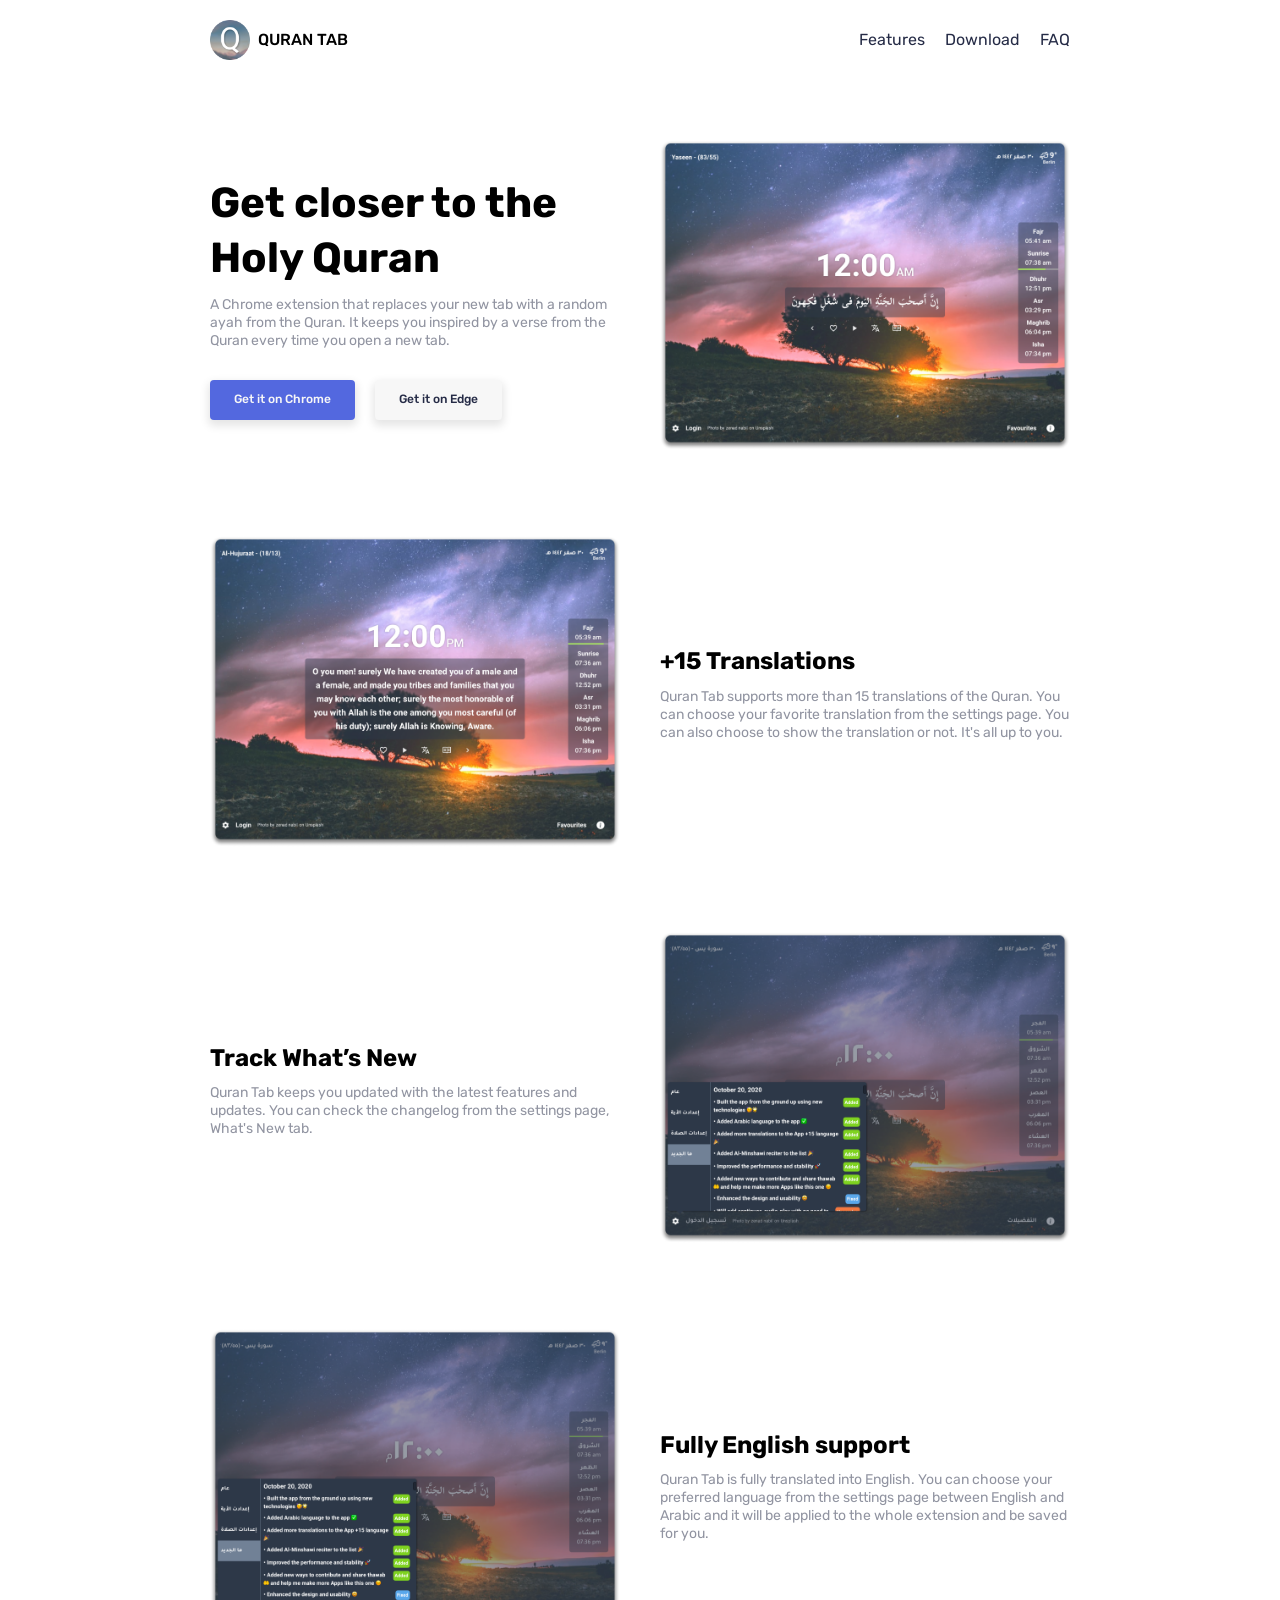
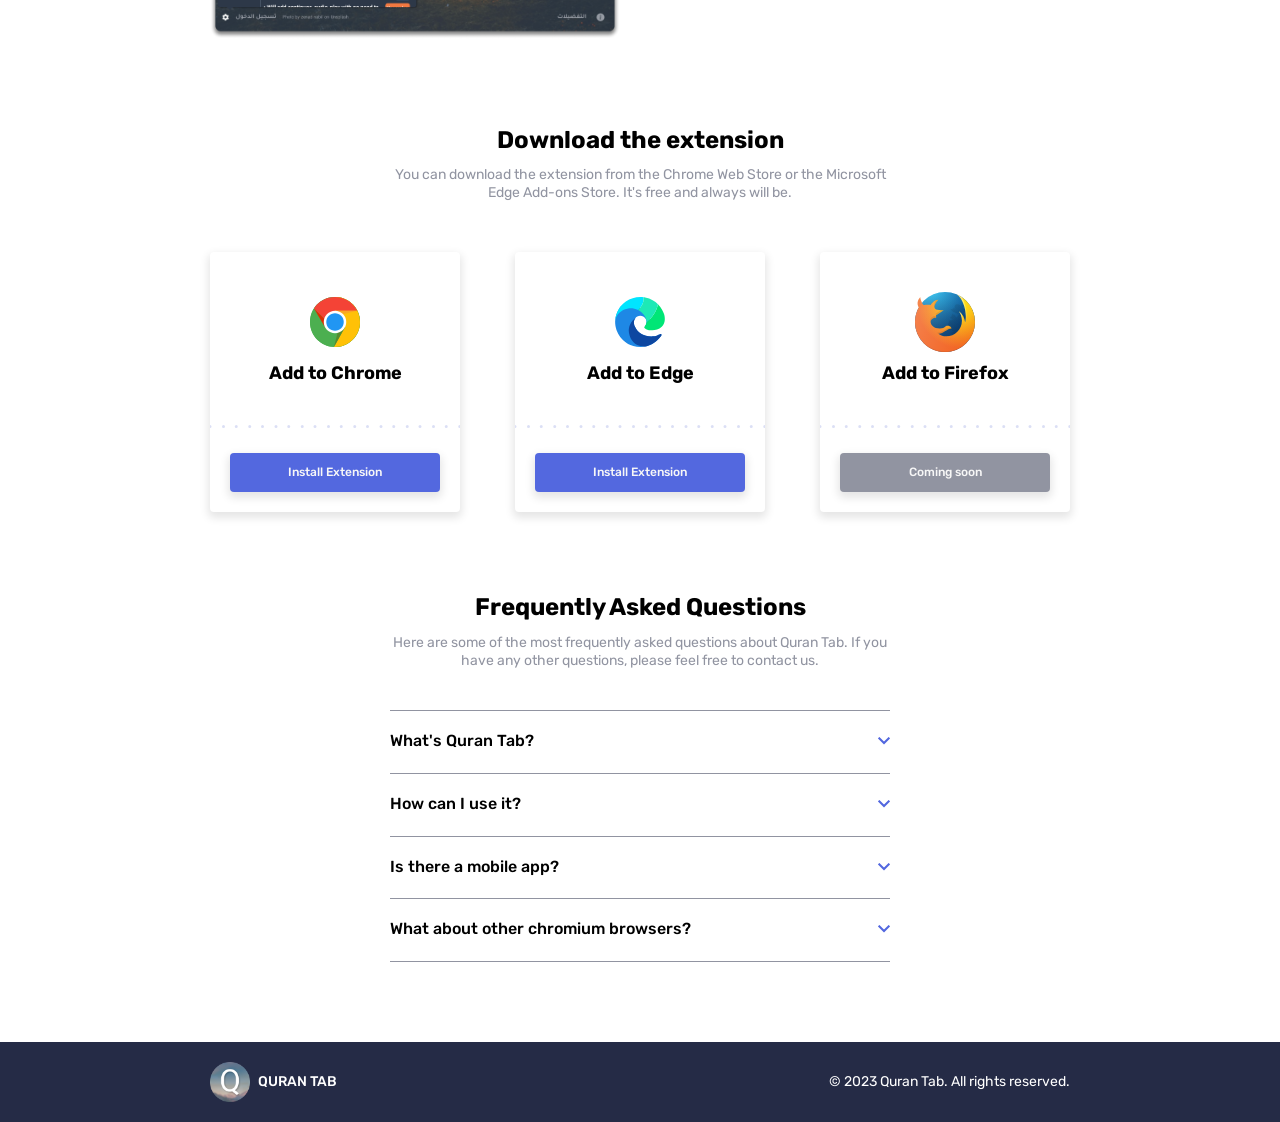
<file: index.html>
<!DOCTYPE html>
<html lang="en">
  <head>
    <meta charset="UTF-8" />
    <meta name="viewport" content="width=device-width, initial-scale=1.0" />
    <link rel="icon" type="image/x-icon" href="./images/favicon.ico" />
    <link rel="preconnect" href="https://fonts.googleapis.com" />
    <link rel="preconnect" href="https://fonts.gstatic.com" crossorigin />
    <link
      rel="stylesheet"
      href="https://fonts.googleapis.com/css2?family=Rubik:wght@400;500&display=swap"
    />
    <link rel="stylesheet" href="./styles/style.css" />
    <title>Quran Tab landing page</title>
  </head>
  <body>
    <div class="container">
      <header class="header">
        <div class="logoContent">
          <img
            class="logoContent__logo"
            src="./images/logo.png"
            alt="Quran Tabs's Logo"
          />
          Quran Tab
        </div>
        <div class="links">
          <a class="links__link" href="#features">Features</a>
          <a class="links__link" href="#download">Download</a>
          <a class="links__link" href="#faq">FAQ</a>
        </div>
      </header>

      <section class="section">
        <div class="section__content">
          <h1 class="section__title">Get closer to the Holy Quran</h1>
          <p class="section__description">
            A Chrome extension that replaces your new tab with a random ayah
            from the Quran. It keeps you inspired by a verse from the Quran
            every time you open a new tab.
          </p>
          <div class="section__buttons">
            <a
              class="section__button button"
              target="_blank"
              href="https://bit.ly/qt-chrome"
              >Get it on Chrome</a
            >
            <a
              class="section__button button button-secondary"
              target="_blank"
              href="https://bit.ly/qt-edge"
            >
              Get it on Edge
            </a>
          </div>
        </div>
        <div class="section__imageContent">
          <img
            class="section__image"
            src="./images/screen-1.png"
            alt="Quran Tab's Hero Image"
          />
        </div>
      </section>

      <section class="section" id="features">
        <div class="section__imageContent">
          <img
            class="section__image"
            src="./images/screen-2.png"
            alt="Quran Tab's Hero Image"
          />
        </div>
        <div class="section__content">
          <h2 class="section__title">+15 Translations</h2>
          <p class="section__description">
            Quran Tab supports more than 15 translations of the Quran. You can
            choose your favorite translation from the settings page. You can
            also choose to show the translation or not. It's all up to you.
          </p>
        </div>
      </section>

      <section class="section">
        <div class="section__content">
          <h2 class="section__title">Track What’s New</h2>
          <p class="section__description">
            Quran Tab keeps you updated with the latest features and updates.
            You can check the changelog from the settings page, What's New tab.
          </p>
        </div>
        <div class="section__imageContent">
          <img
            class="section__image"
            src="./images/screen-3.png"
            alt="Quran Tab's Hero Image"
          />
        </div>
      </section>

      <section class="section">
        <div class="section__imageContent">
          <img
            class="section__image"
            src="./images/screen-3.png"
            alt="Quran Tab's Hero Image"
          />
        </div>
        <div class="section__content">
          <h2 class="section__title">Fully English support</h2>
          <p class="section__description">
            Quran Tab is fully translated into English. You can choose your
            preferred language from the settings page between English and Arabic
            and it will be applied to the whole extension and be saved for you.
          </p>
        </div>
      </section>

      <section class="section section--one-column" id="download">
        <h2 class="section__title">Download the extension</h2>
        <p class="section__description">
          You can download the extension from the Chrome Web Store or the
          Microsoft Edge Add-ons Store. It's free and always will be.
        </p>
        <div class="cards">
          <div class="card">
            <img
              class="card__image"
              src="./images/chrome.svg"
              alt="chrome browser's icon"
            />
            <h2 class="card__title">Add to Chrome</h2>
            <a
              class="section__button button card__button"
              href="https://bit.ly/qt-chrome"
              >Install Extension</a
            >
          </div>
          <div class="card">
            <img
              class="card__image"
              src="./images/microsoft-edge.svg"
              alt="microsoft edge's icon"
            />
            <h2 class="card__title">Add to Edge</h2>
            <a
              class="section__button button card__button"
              href="https://bit.ly/qt-edge"
              >Install Extension</a
            >
          </div>
          <div class="card">
            <img
              class="card__image"
              src="./images/firefox.svg"
              alt="firefox's icon"
            />
            <h2 class="card__title">Add to Firefox</h2>
            <a class="section__button button card__button button--disabled"
              >Coming soon</a
            >
          </div>
        </div>
      </section>

      <section class="section section--one-column" id="faq">
        <h2 class="section__title">Frequently Asked Questions</h2>
        <p class="section__description">
          Here are some of the most frequently asked questions about Quran Tab.
          If you have any other questions, please feel free to contact us.
        </p>
        <ul class="faq">
          <li class="faq__row">
            <input type="checkbox" id="faq1" class="faq__input" />
            <!-- <input type="radio" name="faqGroup" id="faq1" class="faq__input" /> -->
            <label for="faq1" class="faq__question">What's Quran Tab?</label>
            <img
              class="faq__arrow"
              src="./images/icon-arrow.svg"
              alt="arrow icon"
            />
            <p class="faq__answer">
              Quran Tab is a Chrome extension that replaces your new tab with a
              random ayah from the Quran. It keeps you inspired by a verse from
              the Quran every time you open a new tab.
            </p>
          </li>
          <li class="faq__row">
            <input type="checkbox" id="faq2" class="faq__input" />
            <!-- <input type="radio" name="faqGroup" id="faq2" class="faq__input" /> -->
            <label for="faq2" class="faq__question">How can I use it?</label>
            <img
              class="faq__arrow"
              src="./images/icon-arrow.svg"
              alt="arrow icon"
            />
            <p class="faq__answer">
              You can download the extension from the Chrome Web Store or the
              Microsoft Edge Add-ons Store and it will be added to your browser
              and replace your new tab with a random ayah from the Quran.
            </p>
          </li>
          <li class="faq__row">
            <input type="checkbox" id="faq3" class="faq__input" />
            <!-- <input type="radio" name="faqGroup" id="faq3" class="faq__input" /> -->
            <label for="faq3" class="faq__question"
              >Is there a mobile app?</label
            >
            <img
              class="faq__arrow"
              src="./images/icon-arrow.svg"
              alt="arrow icon"
            />
            <p class="faq__answer">
              No, Quran Tab is only available as a browser extension for now.
            </p>
          </li>
          <li class="faq__row">
            <input type="checkbox" id="faq4" class="faq__input" />
            <!-- <input type="radio" name="faqGroup" id="faq4" class="faq__input" /> -->
            <label for="faq4" class="faq__question"
              >What about other chromium browsers?</label
            >
            <img
              class="faq__arrow"
              src="./images/icon-arrow.svg"
              alt="arrow icon"
            />
            <p class="faq__answer">
              It's available for all chromium browsers that supports replacing
              the new tab page like Brave, Vivaldi, and more.
            </p>
          </li>
        </ul>
      </section>

      <footer class="footer">
        <div class="footer__left">
          <div class="logoContent">
            <img
              class="logoContent__logo"
              src="./images/logo.png"
              alt="Quran Tabs's Logo"
            />
            Quran Tab
          </div>
        </div>
        <div class="footer__right">
          <p class="footer__copy">© 2023 Quran Tab. All rights reserved.</p>
        </div>
      </footer>
    </div>
  </body>
</html>
</file>
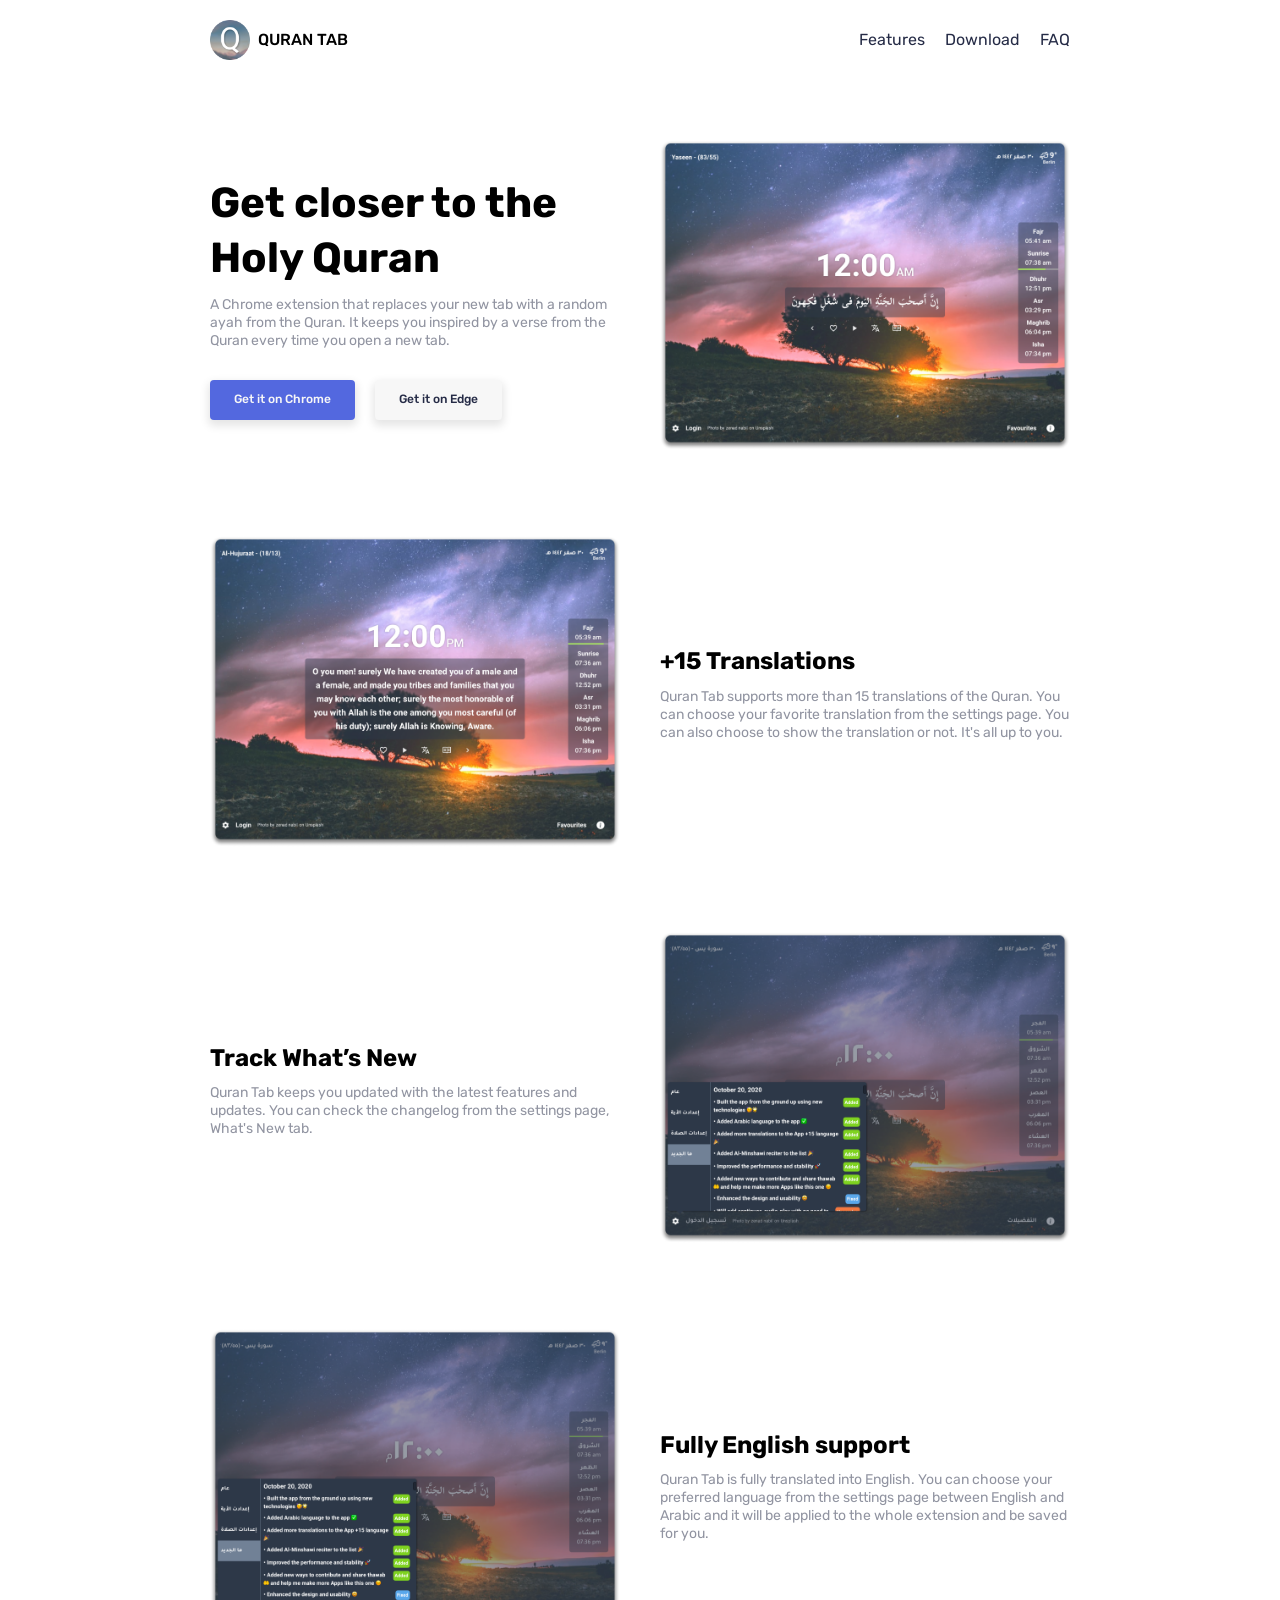
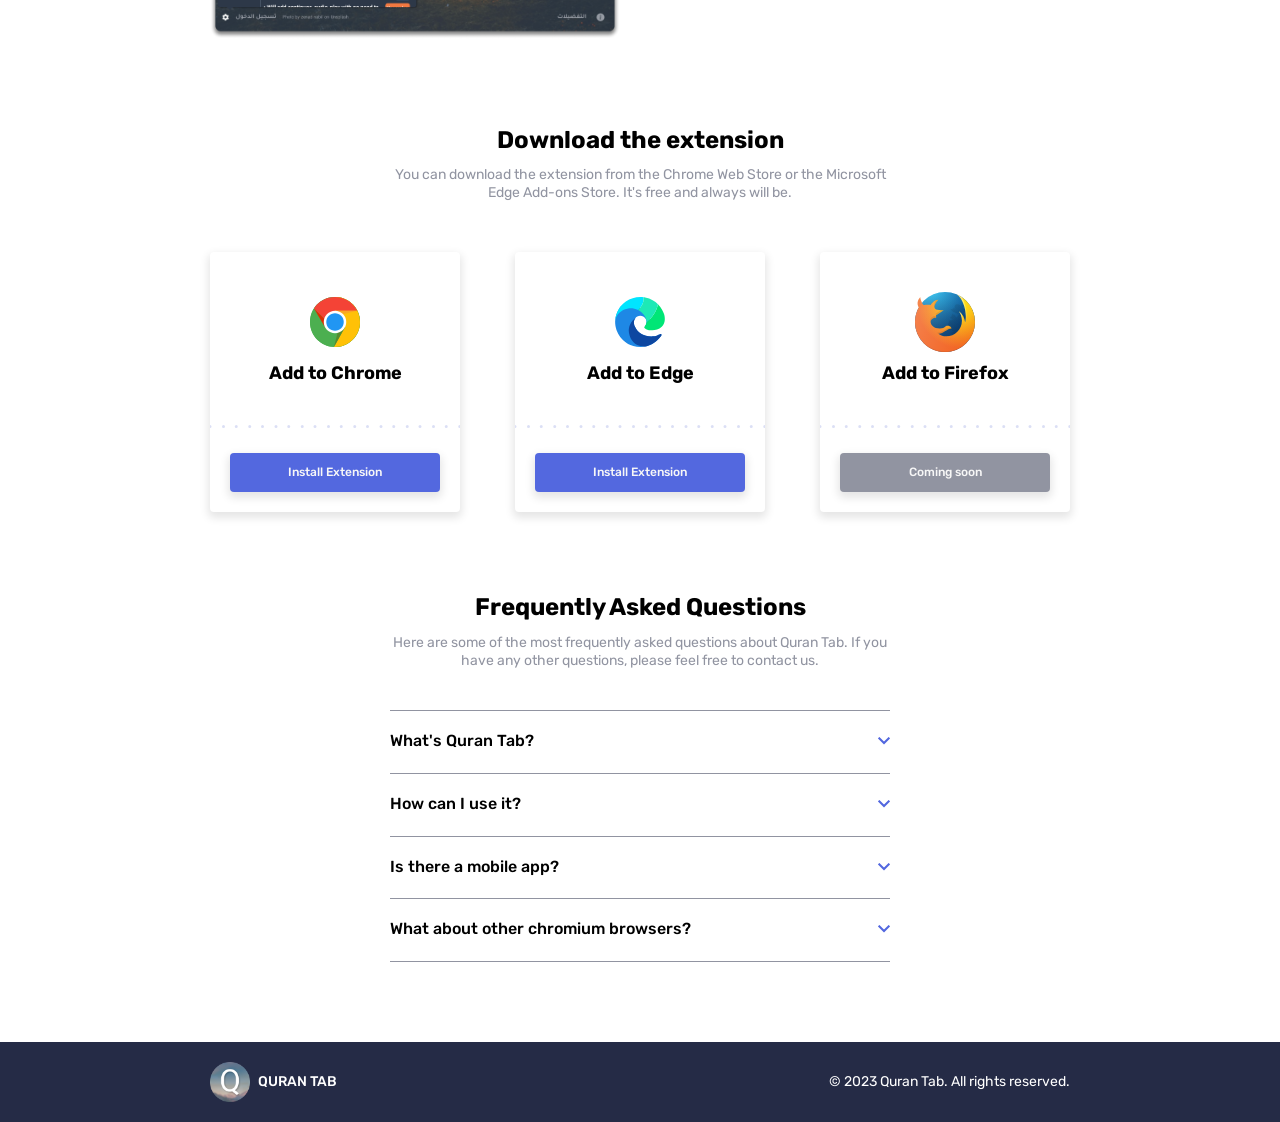
<file: starter/index.html>
<!DOCTYPE html>
<html lang="en">
  <head>
    <meta charset="UTF-8" />
    <meta name="viewport" content="width=device-width, initial-scale=1.0" />
    <link rel="icon" type="image/x-icon" href="./images/favicon.ico" />
    <link rel="preconnect" href="https://fonts.googleapis.com" />
    <link rel="preconnect" href="https://fonts.gstatic.com" crossorigin />
    <link href="https://fonts.googleapis.com/css2?family=Rubik:wght@400;500&display=swap" rel="stylesheet" />
    <link rel="stylesheet" href="./styles/style.css" />
    <title>Quran Tab landing page</title>
  </head>
  <body>
    <div class="container">
      <header class="header">
        <div class="logoContent">
          <img class="logoContent__logo" src="./images/logo.png" alt="Quran Tabs's Logo" />
          Quran Tab
        </div>
        <div class="links">
          <a class="links__link" href="#features">Features</a>
          <a class="links__link" href="#download">Download</a>
          <a class="links__link" href="#faq">FAQ</a>
        </div>
      </header>

      <section class="section">
        <div class="section__content">
          <h1 class="section__title">Get closer to the Holy Quran</h1>
          <p class="section__description">
            A Chrome extension that replaces your new tab with a random ayah from the Quran. It keeps you inspired by a
            verse from the Quran every time you open a new tab.
          </p>
          <div class="section__buttons">
            <a class="section__button button" target="_blank" href="https://bit.ly/qt-chrome">Get it on Chrome</a>
            <a class="section__button button button-secondary" target="_blank" href="https://bit.ly/qt-edge">
              Get it on Edge
            </a>
          </div>
        </div>
        <div class="section__imageContent">
          <img class="section__image" src="./images/screen-1.png" alt="Quran Tab's Hero Image" />
        </div>
      </section>

      <section class="section" id="features">
        <div class="section__imageContent">
          <img class="section__image" src="./images/screen-2.png" alt="Quran Tab's Hero Image" />
        </div>
        <div class="section__content">
          <h2 class="section__title">+15 Translations</h2>
          <p class="section__description">
            Quran Tab supports more than 15 translations of the Quran. You can choose your favorite translation from the
            settings page. You can also choose to show the translation or not. It's all up to you.
          </p>
        </div>
      </section>

      <section class="section">
        <div class="section__content">
          <h2 class="section__title">Track What’s New</h2>
          <p class="section__description">
            Quran Tab keeps you updated with the latest features and updates. You can check the changelog from the
            settings page, What's New tab.
          </p>
        </div>
        <div class="section__imageContent">
          <img class="section__image" src="./images/screen-3.png" alt="Quran Tab's Hero Image" />
        </div>
      </section>

      <section class="section">
        <div class="section__imageContent">
          <img class="section__image" src="./images/screen-3.png" alt="Quran Tab's Hero Image" />
        </div>
        <div class="section__content">
          <h2 class="section__title">Fully English support</h2>
          <p class="section__description">
            Quran Tab is fully translated into English. You can choose your preferred language from the settings page
            between English and Arabic and it will be applied to the whole extension and be saved for you.
          </p>
        </div>
      </section>

      <section class="section section--one-column" id="download">
        <h2 class="section__title">Download the extension</h2>
        <p class="section__description">
          You can download the extension from the Chrome Web Store or the Microsoft Edge Add-ons Store. It's free and
          always will be.
        </p>
        <div class="cards">
          <div class="card">
            <img class="card__image" src="./images/chrome.svg" alt="chrome browser's icon" />
            <h2 class="card__title">Add to Chrome</h2>
            <a class="section__button button card__button" href="https://bit.ly/qt-chrome">Install Extension</a>
          </div>
          <div class="card">
            <img class="card__image" src="./images/microsoft-edge.svg" alt="microsoft edge's icon" />
            <h2 class="card__title">Add to Edge</h2>
            <a class="section__button button card__button" href="https://bit.ly/qt-edge">Install Extension</a>
          </div>
          <div class="card">
            <img class="card__image" src="./images/firefox.svg" alt="firefox's icon" />
            <h2 class="card__title">Add to Firefox</h2>
            <a class="section__button button card__button button--disabled">Coming soon</a>
          </div>
        </div>
      </section>

      <section class="section section--one-column" id="faq">
        <h2 class="section__title">Frequently Asked Questions</h2>
        <p class="section__description">
          Here are some of the most frequently asked questions about Quran Tab. If you have any other questions, please
          feel free to contact us.
        </p>
        <ul class="faq">
          <li class="faq__row">
            <input type="checkbox" id="faq1" class="faq__input" />
            <!-- <input type="radio" name="faqGroup" id="faq1" class="faq__input" /> -->
            <label for="faq1" class="faq__question">What's Quran Tab?</label>
            <img class="faq__arrow" src="./images/icon-arrow.svg" alt="arrow icon" />
            <p class="faq__answer">
              Quran Tab is a Chrome extension that replaces your new tab with a random ayah from the Quran. It keeps you
              inspired by a verse from the Quran every time you open a new tab.
            </p>
          </li>
          <li class="faq__row">
            <input type="checkbox" id="faq2" class="faq__input" />
            <!-- <input type="radio" name="faqGroup" id="faq2" class="faq__input" /> -->
            <label for="faq2" class="faq__question">How can I use it?</label>
            <img class="faq__arrow" src="./images/icon-arrow.svg" alt="arrow icon" />
            <p class="faq__answer">
              You can download the extension from the Chrome Web Store or the Microsoft Edge Add-ons Store and it will
              be added to your browser and replace your new tab with a random ayah from the Quran.
            </p>
          </li>
          <li class="faq__row">
            <input type="checkbox" id="faq3" class="faq__input" />
            <!-- <input type="radio" name="faqGroup" id="faq3" class="faq__input" /> -->
            <label for="faq3" class="faq__question">Is there a mobile app?</label>
            <img class="faq__arrow" src="./images/icon-arrow.svg" alt="arrow icon" />
            <p class="faq__answer">No, Quran Tab is only available as a browser extension for now.</p>
          </li>
          <li class="faq__row">
            <input type="checkbox" id="faq4" class="faq__input" />
            <!-- <input type="radio" name="faqGroup" id="faq4" class="faq__input" /> -->
            <label for="faq4" class="faq__question">What about other chromium browsers?</label>
            <img class="faq__arrow" src="./images/icon-arrow.svg" alt="arrow icon" />
            <p class="faq__answer">
              It's available for all chromium browsers that supports replacing the new tab page like Brave, Vivaldi, and
              more.
            </p>
          </li>
        </ul>
      </section>

      <footer class="footer">
        <div class="footer__left">
          <div class="logoContent">
            <img class="logoContent__logo" src="./images/logo.png" alt="Quran Tabs's Logo" />
            Quran Tab
          </div>
        </div>
        <div class="footer__right">
          <p class="footer__copy">© 2023 Quran Tab. All rights reserved.</p>
        </div>
      </footer>
    </div>
  </body>
</html>
</file>
<file: styles/style.css>
:root {
  --color-soft-blue: #5368df;
  --color-soft-red: #fa5757;
  --color-grayish-blue: #9194a1;
  --color-very-dark-blue: #252b46;
  --color-off-white: #f7f7f7;
  --color-white: #fff;
  --default-padding: 2rem;
  --default-radius: 0.4rem;
  --desktop-width: 900px;
  --tablet-width: 600px;
  --timing-animation: 0.2s;
}

/* CSS Reset */
* {
  margin: 0;
  padding: 0;
  box-sizing: border-box;
}

*,
*::before,
*::after {
  box-sizing: border-box;
}

a {
  color: inherit;
  display: inline-block;
}

button {
  background-color: transparent;
  border: none;
  cursor: pointer;
  border: 0;
}

ul,
ol {
  list-style: none;
}

html {
  font-size: 62.5%;
  scroll-behavior: smooth;
  scroll-padding-top: 4rem;
}

body {
  font-size: 1.6rem;
  font-family: "Rubik", sans-serif;
  line-height: 1.3;
}

a {
  text-decoration: none;
  color: inherit;
}

/* End CSS Reset */
.container {
  display: flex;
  flex-direction: column;
  margin: 0 auto;
  gap: calc(var(--default-padding) * 4);
  max-width: var(--desktop-width);
  padding: 0 var(--default-padding);
}
@media (max-width: 600px) {
  .container {
    gap: calc(var(--default-padding) * 2);
  }
}

.button {
  background-color: var(--color-soft-blue);
  border-radius: var(--default-radius);
  padding: 1.2rem 2.4rem;
  color: var(--color-off-white);
  font-weight: 500;
  font-size: 1.2rem;
  transition: all var(--timing-animation) ease-in-out;
  box-shadow: 0 0.4rem 0.8rem 0.2rem rgba(0, 0, 0, 0.1);
}
.button-secondary {
  flex-direction: column;
  background-color: var(--color-off-white);
  color: var(--color-very-dark-blue);
}
.button--disabled {
  background-color: var(--color-grayish-blue);
  cursor: not-allowed;
  -webkit-user-select: none;
     -moz-user-select: none;
          user-select: none;
}

.header {
  display: flex;
  align-items: center;
  justify-content: space-between;
  margin-top: var(--default-padding);
}
@media (max-width: 600px) {
  .header {
    font-size: 1.4rem;
  }
}

.logoContent {
  display: flex;
  align-items: center;
  gap: 0.8rem;
  text-transform: uppercase;
  font-weight: 500;
}
.logoContent__logo {
  width: 4rem;
  max-width: 100%;
}

.links {
  display: flex;
  align-items: center;
  gap: var(--default-padding);
}
@media (max-width: 600px) {
  .links {
    gap: calc(var(--default-padding) / 2);
  }
}
.links__link {
  color: var(--color-very-dark-blue);
  transition: color var(--timing-animation) ease-in-out;
}
.links__link:hover {
  color: var(--color-soft-red);
}

.section {
  display: flex;
  align-items: center;
  gap: calc(var(--default-padding) * 2);
}
@media (max-width: 600px) {
  .section {
    flex-direction: column;
    gap: var(--default-padding);
  }
}
.section--one-column {
  flex-direction: column;
  gap: calc(var(--default-padding) / 2);
}
.section:nth-of-type(1) .section__title {
  font-size: 4.2rem;
}
.section__content {
  display: flex;
  flex-direction: column;
  flex: 1;
  gap: calc(var(--default-padding) / 2);
}
.section__title {
  font-size: 2.4rem;
}
.section__description {
  font-size: 1.4rem;
  color: var(--color-grayish-blue);
}
.section--one-column .section__description {
  max-width: 50rem;
  text-align: center;
}
.section__buttons {
  display: flex;
  gap: var(--default-padding);
  margin-top: var(--default-padding);
}
@media (max-width: 600px) {
  .section__button:not(.card__button) {
    flex: 1;
    text-align: center;
  }
}
.section__imageContent {
  flex: 1;
}
@media (max-width: 600px) {
  .section__imageContent {
    order: -1;
  }
}
.section__image {
  width: 100%;
}

.cards {
  display: flex;
  gap: var(--default-padding);
  margin-top: calc(var(--default-padding) * 2);
  width: 100%;
  justify-content: space-between;
}
@media (max-width: 600px) {
  .cards {
    flex-wrap: wrap;
  }
}

.card {
  display: flex;
  flex-direction: column;
  align-items: center;
  background-color: var(--color-white);
  box-shadow: 0 0.4rem 0.8rem 0.2rem rgba(0, 0, 0, 0.1);
  border-radius: var(--default-radius);
  width: 25rem;
  padding: calc(var(--default-padding) * 2) var(--default-padding) var(--default-padding);
  height: 26rem;
}
@media (max-width: 600px) {
  .card {
    width: 100%;
  }
}
.card__image {
  width: 6rem;
  max-width: 100%;
  margin-bottom: calc(var(--default-padding) / 2);
}
.card__title {
  font-size: 1.8rem;
}
.card__button {
  position: relative;
  align-self: stretch;
  text-align: center;
  margin-top: auto;
}
.card__button::before {
  content: "";
  position: absolute;
  background: url("../images/bg-dots.svg") repeat-x;
  height: 0.3rem;
  background-size: contain;
  top: calc(var(--default-padding) * -1.4);
  left: calc(var(--default-padding) * -1);
  right: calc(var(--default-padding) * -1);
}

.faq {
  max-width: 50rem;
  margin-top: calc(var(--default-padding) * 1.5);
  border-top: 1px solid var(--color-grayish-blue);
  border-bottom: 1px solid var(--color-grayish-blue);
}
.faq__row {
  position: relative;
  padding: var(--default-padding) 0;
}
.faq__row:not(:last-of-type) {
  border-bottom: 1px solid var(--color-grayish-blue);
}
.faq__arrow {
  position: absolute;
  width: 1.2rem;
  max-width: 100%;
  right: 0;
  top: calc(var(--default-padding) + 0.6rem);
  transition: transform var(--timing-animation) ease-in-out;
}
.faq__input {
  display: none;
}
.faq__input:checked ~ .faq__answer {
  opacity: 1;
  max-height: 30rem;
  padding-top: var(--default-padding);
}
.faq__input:checked ~ .faq__arrow {
  transform: rotate(180deg);
}
.faq__question {
  display: block;
  font-size: 1.6rem;
  font-weight: 500;
  cursor: pointer;
}
.faq__answer {
  font-size: 1.4rem;
  font-weight: 400;
  -webkit-user-select: none;
     -moz-user-select: none;
          user-select: none;
  overflow: hidden;
  max-height: 0.1rem;
  transition: all var(--timing-animation);
  opacity: 0;
}

.footer {
  position: relative;
  display: flex;
  align-items: center;
  justify-content: center;
  color: var(--color-white);
  padding: var(--default-padding) 0;
  font-size: 1.4rem;
}
@media (max-width: 600px) {
  .footer {
    flex-direction: column;
    gap: calc(var(--default-padding) / 2);
  }
}
.footer::before {
  content: "";
  position: absolute;
  width: 100vw;
  height: 100%;
  background-color: var(--color-very-dark-blue);
  z-index: -1;
}
.footer__left {
  margin-right: auto;
}
@media (max-width: 600px) {
  .footer__left {
    margin-right: 0;
  }
}

/*# sourceMappingURL=style.css.map */
</file>
<file: starter/styles/style.css>
:root {
  --color-soft-blue: #5368df;
  --color-soft-red: #fa5757;
  --color-grayish-blue: #9194a1;
  --color-very-dark-blue: #252b46;
  --color-off-white: #f7f7f7;
  --color-white: #fff;
  --default-padding: 2rem;
  --default-radius: 0.4rem;
  --desktop-width: 900px;
  --tablet-width: 600px;
  --timing-animation: 0.2s;
}

/* CSS Reset */
* {
  margin: 0;
  padding: 0;
  box-sizing: border-box;
}

*,
*::before,
*::after {
  box-sizing: border-box;
}

a {
  color: inherit;
  display: inline-block;
}

button {
  background-color: transparent;
  border: none;
  cursor: pointer;
  border: 0;
}

ul,
ol {
  list-style: none;
}

html {
  font-size: 62.5%;
  scroll-behavior: smooth;
  scroll-padding-top: 4rem;
}

body {
  font-size: 1.6rem;
  font-family: "Rubik", sans-serif;
  line-height: 1.3;
}

a {
  text-decoration: none;
  color: inherit;
}

/* End CSS Reset */
.container {
  display: flex;
  flex-direction: column;
  margin: 0 auto;
  gap: calc(var(--default-padding) * 4);
  max-width: var(--desktop-width);
  padding: 0 var(--default-padding);
}
@media (max-width: 600px) {
  .container {
    gap: calc(var(--default-padding) * 2);
  }
}

.button {
  background-color: var(--color-soft-blue);
  border-radius: var(--default-radius);
  padding: 1.2rem 2.4rem;
  color: var(--color-off-white);
  font-weight: 500;
  font-size: 1.2rem;
  transition: all var(--timing-animation) ease-in-out;
  box-shadow: 0 0.4rem 0.8rem 0.2rem rgba(0, 0, 0, 0.1);
}
.button-secondary {
  flex-direction: column;
  background-color: var(--color-off-white);
  color: var(--color-very-dark-blue);
}
.button--disabled {
  background-color: var(--color-grayish-blue);
  cursor: not-allowed;
  -webkit-user-select: none;
     -moz-user-select: none;
          user-select: none;
}

.header {
  display: flex;
  align-items: center;
  justify-content: space-between;
  margin-top: var(--default-padding);
}
@media (max-width: 600px) {
  .header {
    font-size: 1.4rem;
  }
}

.logoContent {
  display: flex;
  align-items: center;
  gap: 0.8rem;
  text-transform: uppercase;
  font-weight: 500;
}
.logoContent__logo {
  width: 4rem;
  max-width: 100%;
}

.links {
  display: flex;
  align-items: center;
  gap: var(--default-padding);
}
@media (max-width: 600px) {
  .links {
    gap: calc(var(--default-padding) / 2);
  }
}
.links__link {
  color: var(--color-very-dark-blue);
  transition: color var(--timing-animation) ease-in-out;
}
.links__link:hover {
  color: var(--color-soft-red);
}

.section {
  display: flex;
  align-items: center;
  gap: calc(var(--default-padding) * 2);
}
@media (max-width: 600px) {
  .section {
    flex-direction: column;
    gap: var(--default-padding);
  }
}
.section--one-column {
  flex-direction: column;
  gap: calc(var(--default-padding) / 2);
}
.section:nth-of-type(1) .section__title {
  font-size: 4.2rem;
}
.section__content {
  display: flex;
  flex-direction: column;
  flex: 1;
  gap: calc(var(--default-padding) / 2);
}
.section__title {
  font-size: 2.4rem;
}
.section__description {
  font-size: 1.4rem;
  color: var(--color-grayish-blue);
}
.section--one-column .section__description {
  max-width: 50rem;
  text-align: center;
}
.section__buttons {
  display: flex;
  gap: var(--default-padding);
  margin-top: var(--default-padding);
}
@media (max-width: 600px) {
  .section__button:not(.card__button) {
    flex: 1;
    text-align: center;
  }
}
.section__imageContent {
  flex: 1;
}
@media (max-width: 600px) {
  .section__imageContent {
    order: -1;
  }
}
.section__image {
  width: 100%;
}

.cards {
  display: flex;
  gap: var(--default-padding);
  margin-top: calc(var(--default-padding) * 2);
  width: 100%;
  justify-content: space-between;
}
@media (max-width: 600px) {
  .cards {
    flex-wrap: wrap;
  }
}

.card {
  display: flex;
  flex-direction: column;
  align-items: center;
  background-color: var(--color-white);
  box-shadow: 0 0.4rem 0.8rem 0.2rem rgba(0, 0, 0, 0.1);
  border-radius: var(--default-radius);
  width: 25rem;
  padding: calc(var(--default-padding) * 2) var(--default-padding) var(--default-padding);
  height: 26rem;
}
@media (max-width: 600px) {
  .card {
    width: 100%;
  }
}
.card__image {
  width: 6rem;
  max-width: 100%;
  margin-bottom: calc(var(--default-padding) / 2);
}
.card__title {
  font-size: 1.8rem;
}
.card__button {
  position: relative;
  align-self: stretch;
  text-align: center;
  margin-top: auto;
}
.card__button::before {
  content: "";
  position: absolute;
  background: url("../images/bg-dots.svg") repeat-x;
  height: 0.3rem;
  background-size: contain;
  top: calc(var(--default-padding) * -1.4);
  left: calc(var(--default-padding) * -1);
  right: calc(var(--default-padding) * -1);
}

.faq {
  max-width: 50rem;
  margin-top: calc(var(--default-padding) * 1.5);
  border-top: 1px solid var(--color-grayish-blue);
  border-bottom: 1px solid var(--color-grayish-blue);
}
.faq__row {
  position: relative;
  padding: var(--default-padding) 0;
}
.faq__row:not(:last-of-type) {
  border-bottom: 1px solid var(--color-grayish-blue);
}
.faq__arrow {
  position: absolute;
  width: 1.2rem;
  max-width: 100%;
  right: 0;
  top: calc(var(--default-padding) + 0.6rem);
  transition: transform var(--timing-animation) ease-in-out;
}
.faq__input {
  display: none;
}
.faq__input:checked ~ .faq__answer {
  opacity: 1;
  max-height: 30rem;
  padding-top: var(--default-padding);
}
.faq__input:checked ~ .faq__arrow {
  transform: rotate(180deg);
}
.faq__question {
  display: block;
  font-size: 1.6rem;
  font-weight: 500;
  cursor: pointer;
}
.faq__answer {
  font-size: 1.4rem;
  font-weight: 400;
  -webkit-user-select: none;
     -moz-user-select: none;
          user-select: none;
  overflow: hidden;
  max-height: 0.1rem;
  transition: all var(--timing-animation);
  opacity: 0;
}

.footer {
  position: relative;
  display: flex;
  align-items: center;
  justify-content: center;
  color: var(--color-white);
  padding: var(--default-padding) 0;
  font-size: 1.4rem;
}
@media (max-width: 600px) {
  .footer {
    flex-direction: column;
    gap: calc(var(--default-padding) / 2);
  }
}
.footer::before {
  content: "";
  position: absolute;
  width: 100vw;
  height: 100%;
  background-color: var(--color-very-dark-blue);
  z-index: -1;
}
.footer__left {
  margin-right: auto;
}
@media (max-width: 600px) {
  .footer__left {
    margin-right: 0;
  }
}

/*# sourceMappingURL=style.css.map */
</file>
